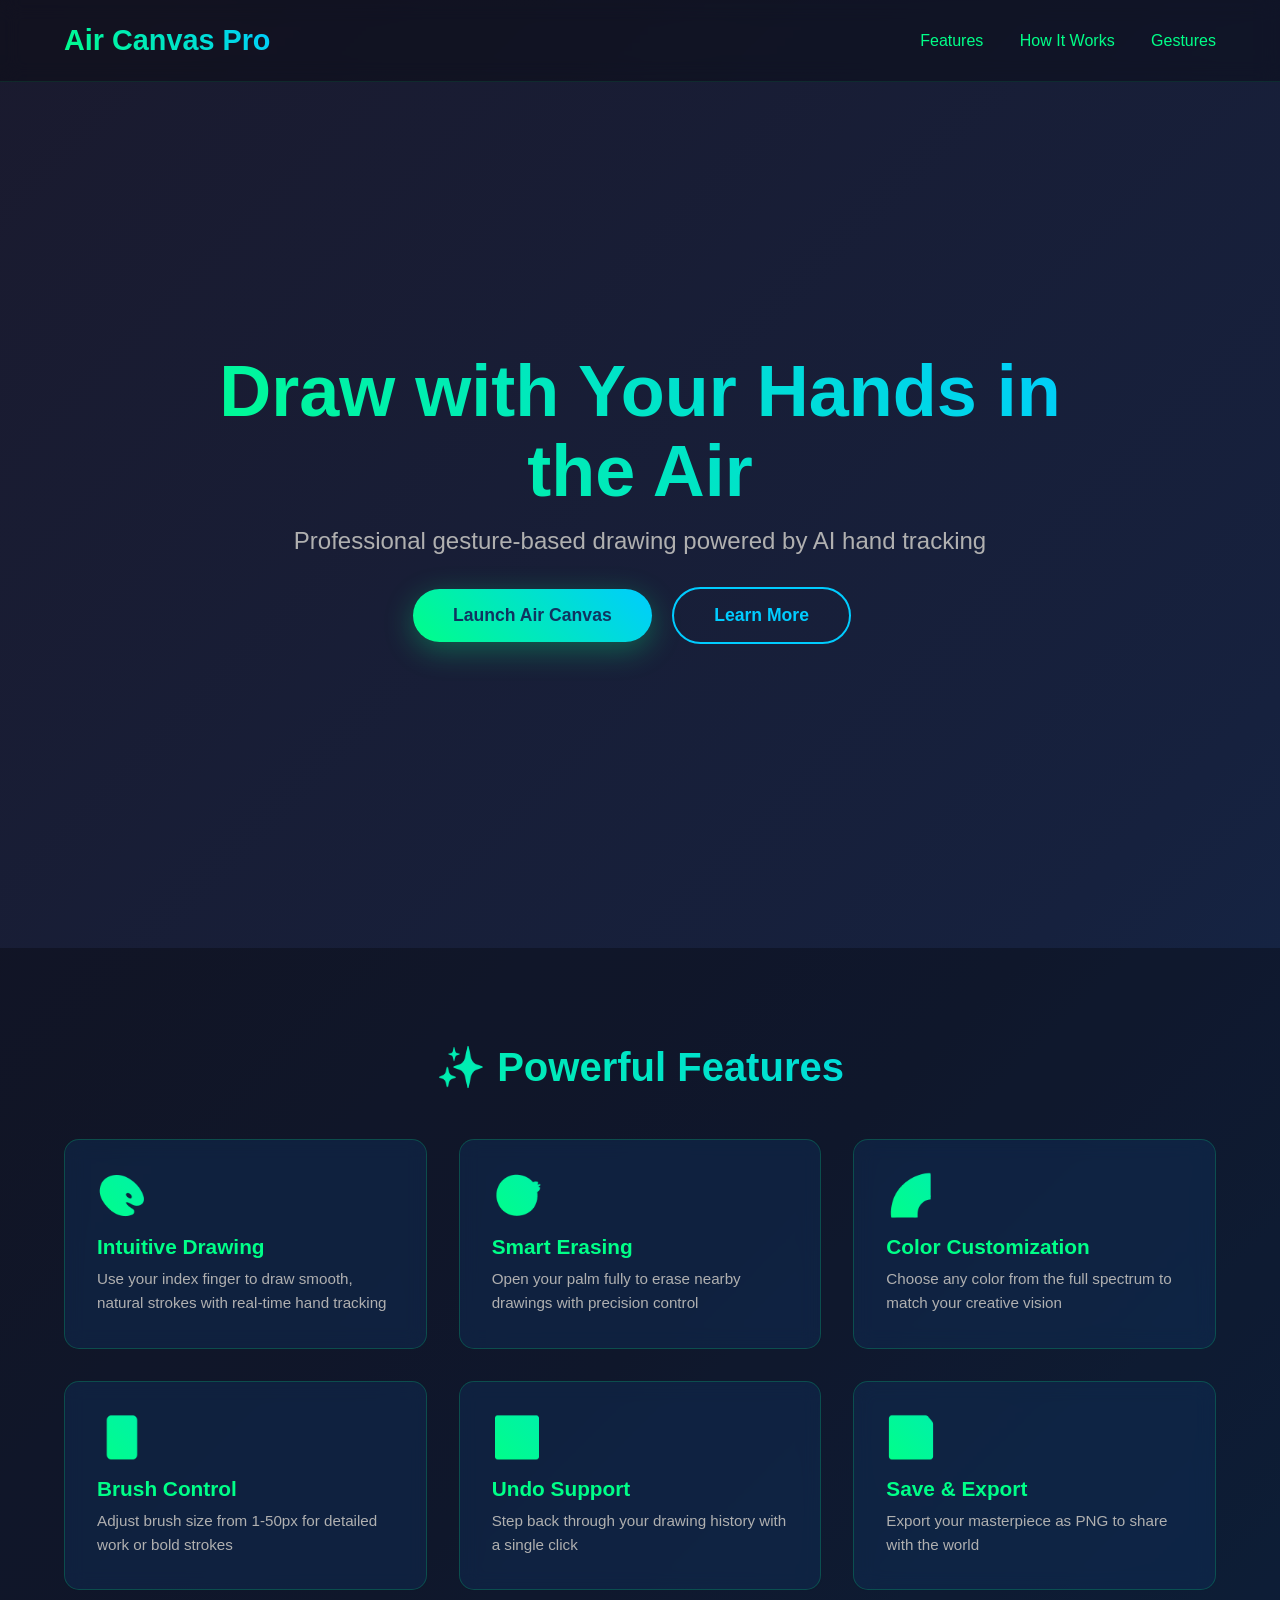
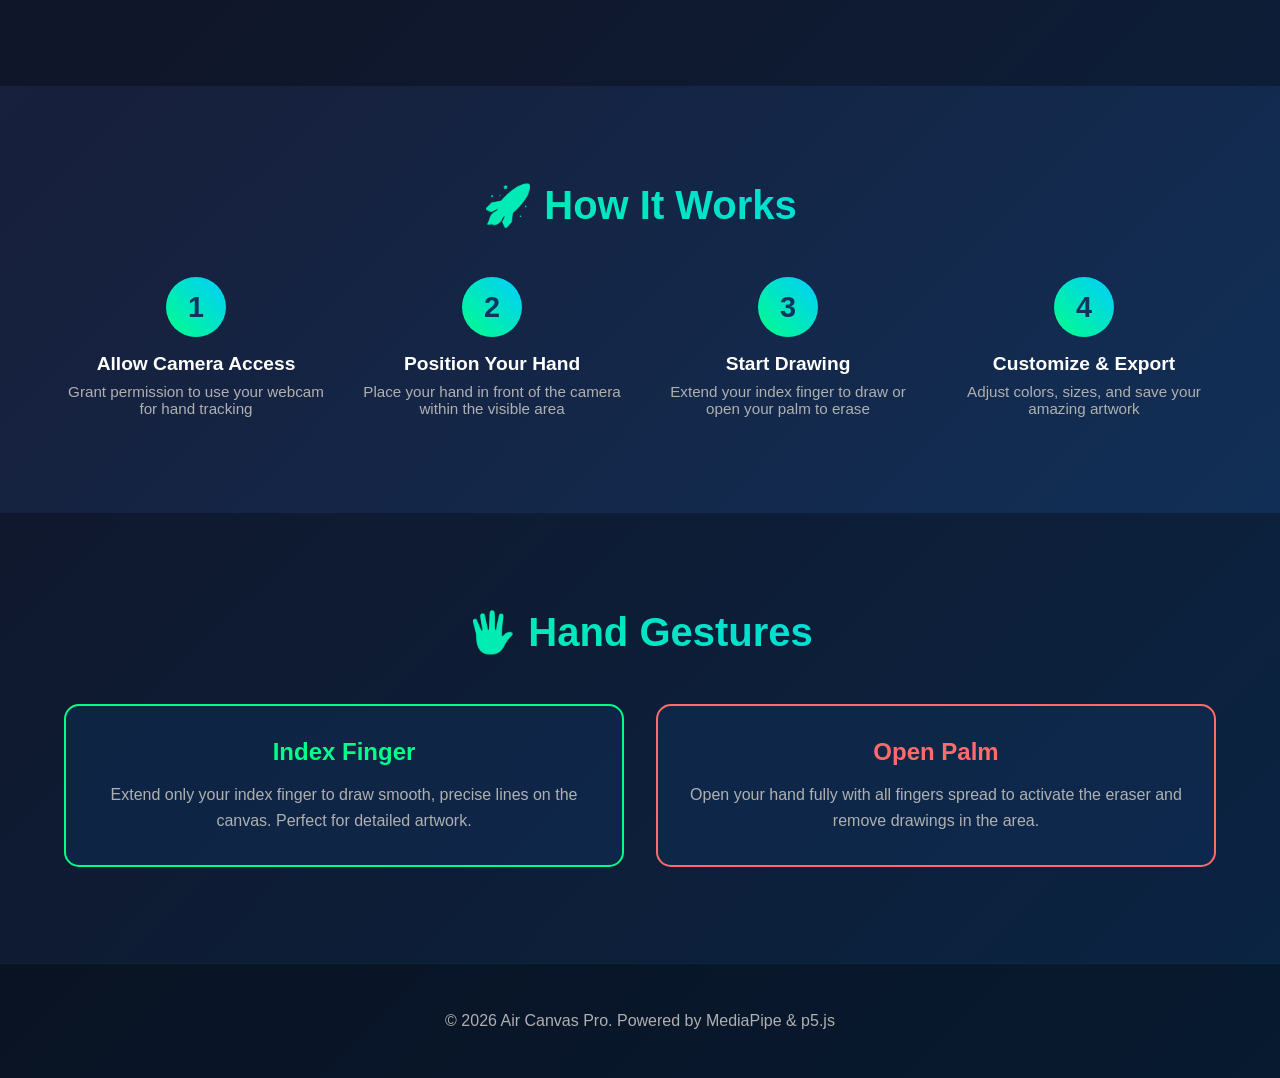
<file: landing.html>
<!DOCTYPE html>
<html lang="en">
<head>
    <meta charset="UTF-8">
    <meta name="viewport" content="width=device-width, initial-scale=1.0">
    <title>Air Canvas Pro - Gesture-Based Drawing</title>
    <style>
        * {
            margin: 0;
            padding: 0;
            box-sizing: border-box;
        }

        body {
            font-family: 'Segoe UI', Tahoma, Geneva, Verdana, sans-serif;
            background: linear-gradient(135deg, #1a1a2e 0%, #16213e 50%, #0f3460 100%);
            color: #fff;
            min-height: 100vh;
            overflow-x: hidden;
        }

        /* Navigation */
        nav {
            position: fixed;
            top: 0;
            width: 100%;
            padding: 1.5rem 5%;
            display: flex;
            justify-content: space-between;
            align-items: center;
            z-index: 1000;
            backdrop-filter: blur(10px);
            background: rgba(0, 0, 0, 0.3);
            border-bottom: 1px solid rgba(0, 255, 136, 0.1);
        }

        .logo {
            font-size: 1.8rem;
            font-weight: 700;
            background: linear-gradient(45deg, #00ff88, #00ccff);
            -webkit-background-clip: text;
            -webkit-text-fill-color: transparent;
            background-clip: text;
        }

        nav a {
            color: #00ff88;
            text-decoration: none;
            margin-left: 2rem;
            transition: all 0.3s ease;
            font-weight: 500;
        }

        nav a:hover {
            color: #00ccff;
            text-shadow: 0 0 10px rgba(0, 255, 136, 0.5);
        }

        /* Hero Section */
        .hero {
            min-height: 100vh;
            display: flex;
            align-items: center;
            justify-content: center;
            padding: 2rem 5%;
            text-align: center;
            margin-top: 3rem;
        }

        .hero-content {
            max-width: 900px;
            animation: fadeInUp 1s ease-out;
        }

        .hero h1 {
            font-size: 4.5rem;
            font-weight: 800;
            margin-bottom: 1rem;
            background: linear-gradient(45deg, #00ff88, #00ccff);
            -webkit-background-clip: text;
            -webkit-text-fill-color: transparent;
            background-clip: text;
            line-height: 1.1;
        }

        .hero .subtitle {
            font-size: 1.5rem;
            color: #b0b0b0;
            margin-bottom: 2rem;
            font-weight: 300;
        }

        .cta-button {
            display: inline-block;
            background: linear-gradient(45deg, #00ff88, #00ccff);
            color: #0f3460;
            padding: 1rem 2.5rem;
            font-size: 1.1rem;
            font-weight: 700;
            border: none;
            border-radius: 50px;
            cursor: pointer;
            transition: all 0.3s ease;
            box-shadow: 0 8px 30px rgba(0, 255, 136, 0.3);
            margin-right: 1rem;
        }

        .cta-button:hover {
            transform: translateY(-3px);
            box-shadow: 0 12px 40px rgba(0, 255, 136, 0.5);
        }

        .cta-button.secondary {
            background: transparent;
            color: #00ccff;
            border: 2px solid #00ccff;
            box-shadow: none;
        }

        .cta-button.secondary:hover {
            background: rgba(0, 204, 255, 0.1);
            box-shadow: 0 0 20px rgba(0, 204, 255, 0.3);
        }

        /* Features Section */
        .features {
            padding: 6rem 5%;
            background: rgba(0, 0, 0, 0.3);
        }

        .section-title {
            text-align: center;
            font-size: 2.5rem;
            margin-bottom: 3rem;
            background: linear-gradient(45deg, #00ff88, #00ccff);
            -webkit-background-clip: text;
            -webkit-text-fill-color: transparent;
            background-clip: text;
        }

        .features-grid {
            display: grid;
            grid-template-columns: repeat(auto-fit, minmax(280px, 1fr));
            gap: 2rem;
            max-width: 1200px;
            margin: 0 auto;
        }

        .feature-card {
            background: rgba(15, 52, 96, 0.4);
            padding: 2rem;
            border-radius: 15px;
            border: 1px solid rgba(0, 255, 136, 0.2);
            transition: all 0.3s ease;
            backdrop-filter: blur(10px);
        }

        .feature-card:hover {
            border-color: rgba(0, 255, 136, 0.5);
            background: rgba(15, 52, 96, 0.6);
            transform: translateY(-5px);
            box-shadow: 0 10px 30px rgba(0, 255, 136, 0.1);
        }

        .feature-icon {
            font-size: 2.5rem;
            margin-bottom: 1rem;
            background: linear-gradient(45deg, #00ff88, #00ccff);
            -webkit-background-clip: text;
            -webkit-text-fill-color: transparent;
            background-clip: text;
        }

        .feature-card h3 {
            font-size: 1.3rem;
            margin-bottom: 0.5rem;
            color: #00ff88;
        }

        .feature-card p {
            color: #b0b0b0;
            line-height: 1.6;
            font-size: 0.95rem;
        }

        /* How It Works */
        .how-it-works {
            padding: 6rem 5%;
        }

        .steps {
            display: grid;
            grid-template-columns: repeat(auto-fit, minmax(250px, 1fr));
            gap: 2rem;
            max-width: 1200px;
            margin: 0 auto;
        }

        .step {
            text-align: center;
            position: relative;
        }

        .step-number {
            width: 60px;
            height: 60px;
            background: linear-gradient(45deg, #00ff88, #00ccff);
            border-radius: 50%;
            display: flex;
            align-items: center;
            justify-content: center;
            font-size: 1.8rem;
            font-weight: 700;
            color: #0f3460;
            margin: 0 auto 1rem;
        }

        .step h3 {
            font-size: 1.2rem;
            margin-bottom: 0.5rem;
        }

        .step p {
            color: #b0b0b0;
            font-size: 0.95rem;
        }

        /* Gestures Section */
        .gestures {
            padding: 6rem 5%;
            background: rgba(0, 0, 0, 0.3);
        }

        .gestures-grid {
            display: grid;
            grid-template-columns: repeat(auto-fit, minmax(300px, 1fr));
            gap: 2rem;
            max-width: 1200px;
            margin: 0 auto;
        }

        .gesture-item {
            background: rgba(15, 52, 96, 0.4);
            padding: 2rem;
            border-radius: 15px;
            border: 2px solid rgba(0, 255, 136, 0.3);
            text-align: center;
            transition: all 0.3s ease;
        }

        .gesture-item.draw {
            border-color: #00ff88;
        }

        .gesture-item.draw:hover {
            background: rgba(0, 255, 136, 0.1);
        }

        .gesture-item.erase {
            border-color: #ff6b6b;
        }

        .gesture-item.erase:hover {
            background: rgba(255, 107, 107, 0.1);
        }

        .gesture-name {
            font-size: 1.5rem;
            margin-bottom: 1rem;
            font-weight: 700;
        }

        .gesture-item.draw .gesture-name {
            color: #00ff88;
        }

        .gesture-item.erase .gesture-name {
            color: #ff6b6b;
        }

        .gesture-description {
            color: #b0b0b0;
            line-height: 1.6;
        }

        /* Footer */
        footer {
            padding: 3rem 5%;
            text-align: center;
            background: rgba(0, 0, 0, 0.5);
            border-top: 1px solid rgba(0, 255, 136, 0.1);
            color: #b0b0b0;
        }

        @keyframes fadeInUp {
            from {
                opacity: 0;
                transform: translateY(30px);
            }
            to {
                opacity: 1;
                transform: translateY(0);
            }
        }

        @keyframes glow {
            0%, 100% {
                box-shadow: 0 0 20px rgba(0, 255, 136, 0.3);
            }
            50% {
                box-shadow: 0 0 40px rgba(0, 255, 136, 0.6);
            }
        }

        @media (max-width: 768px) {
            .hero h1 {
                font-size: 2.5rem;
            }

            .hero .subtitle {
                font-size: 1.1rem;
            }

            nav a {
                margin-left: 1rem;
                font-size: 0.9rem;
            }

            .section-title {
                font-size: 1.8rem;
            }
        }
    </style>
</head>
<body>
    <!-- Navigation -->
    <nav>
        <div class="logo">Air Canvas Pro</div>
        <div>
            <a href="#features">Features</a>
            <a href="#how-it-works">How It Works</a>
            <a href="#gestures">Gestures</a>
        </div>
    </nav>

    <!-- Hero Section -->
    <section class="hero">
        <div class="hero-content">
            <h1>Draw with Your Hands in the Air</h1>
            <p class="subtitle">Professional gesture-based drawing powered by AI hand tracking</p>
            <button class="cta-button" onclick="location.href='app.html'">Launch Air Canvas</button>
            <button class="cta-button secondary" onclick="document.getElementById('features').scrollIntoView({behavior: 'smooth'})">Learn More</button>
        </div>
    </section>

    <!-- Features Section -->
    <section class="features" id="features">
        <h2 class="section-title">✨ Powerful Features</h2>
        <div class="features-grid">
            <div class="feature-card">
                <div class="feature-icon">🎨</div>
                <h3>Intuitive Drawing</h3>
                <p>Use your index finger to draw smooth, natural strokes with real-time hand tracking</p>
            </div>
            <div class="feature-card">
                <div class="feature-icon">🎯</div>
                <h3>Smart Erasing</h3>
                <p>Open your palm fully to erase nearby drawings with precision control</p>
            </div>
            <div class="feature-card">
                <div class="feature-icon">🌈</div>
                <h3>Color Customization</h3>
                <p>Choose any color from the full spectrum to match your creative vision</p>
            </div>
            <div class="feature-card">
                <div class="feature-icon">🎚️</div>
                <h3>Brush Control</h3>
                <p>Adjust brush size from 1-50px for detailed work or bold strokes</p>
            </div>
            <div class="feature-card">
                <div class="feature-icon">↩️</div>
                <h3>Undo Support</h3>
                <p>Step back through your drawing history with a single click</p>
            </div>
            <div class="feature-card">
                <div class="feature-icon">💾</div>
                <h3>Save & Export</h3>
                <p>Export your masterpiece as PNG to share with the world</p>
            </div>
        </div>
    </section>

    <!-- How It Works -->
    <section class="how-it-works" id="how-it-works">
        <h2 class="section-title">🚀 How It Works</h2>
        <div class="steps">
            <div class="step">
                <div class="step-number">1</div>
                <h3>Allow Camera Access</h3>
                <p>Grant permission to use your webcam for hand tracking</p>
            </div>
            <div class="step">
                <div class="step-number">2</div>
                <h3>Position Your Hand</h3>
                <p>Place your hand in front of the camera within the visible area</p>
            </div>
            <div class="step">
                <div class="step-number">3</div>
                <h3>Start Drawing</h3>
                <p>Extend your index finger to draw or open your palm to erase</p>
            </div>
            <div class="step">
                <div class="step-number">4</div>
                <h3>Customize & Export</h3>
                <p>Adjust colors, sizes, and save your amazing artwork</p>
            </div>
        </div>
    </section>

    <!-- Gestures Section -->
    <section class="gestures" id="gestures">
        <h2 class="section-title">🖐️ Hand Gestures</h2>
        <div class="gestures-grid">
            <div class="gesture-item draw">
                <div class="gesture-name">Index Finger</div>
                <div class="gesture-description">
                    Extend only your index finger to draw smooth, precise lines on the canvas. Perfect for detailed artwork.
                </div>
            </div>
            <div class="gesture-item erase">
                <div class="gesture-name">Open Palm</div>
                <div class="gesture-description">
                    Open your hand fully with all fingers spread to activate the eraser and remove drawings in the area.
                </div>
            </div>
        </div>
    </section>

    <!-- Footer -->
    <footer>
        <p>&copy; 2026 Air Canvas Pro. Powered by MediaPipe & p5.js</p>
    </footer>
</body>
</html>
</file>
